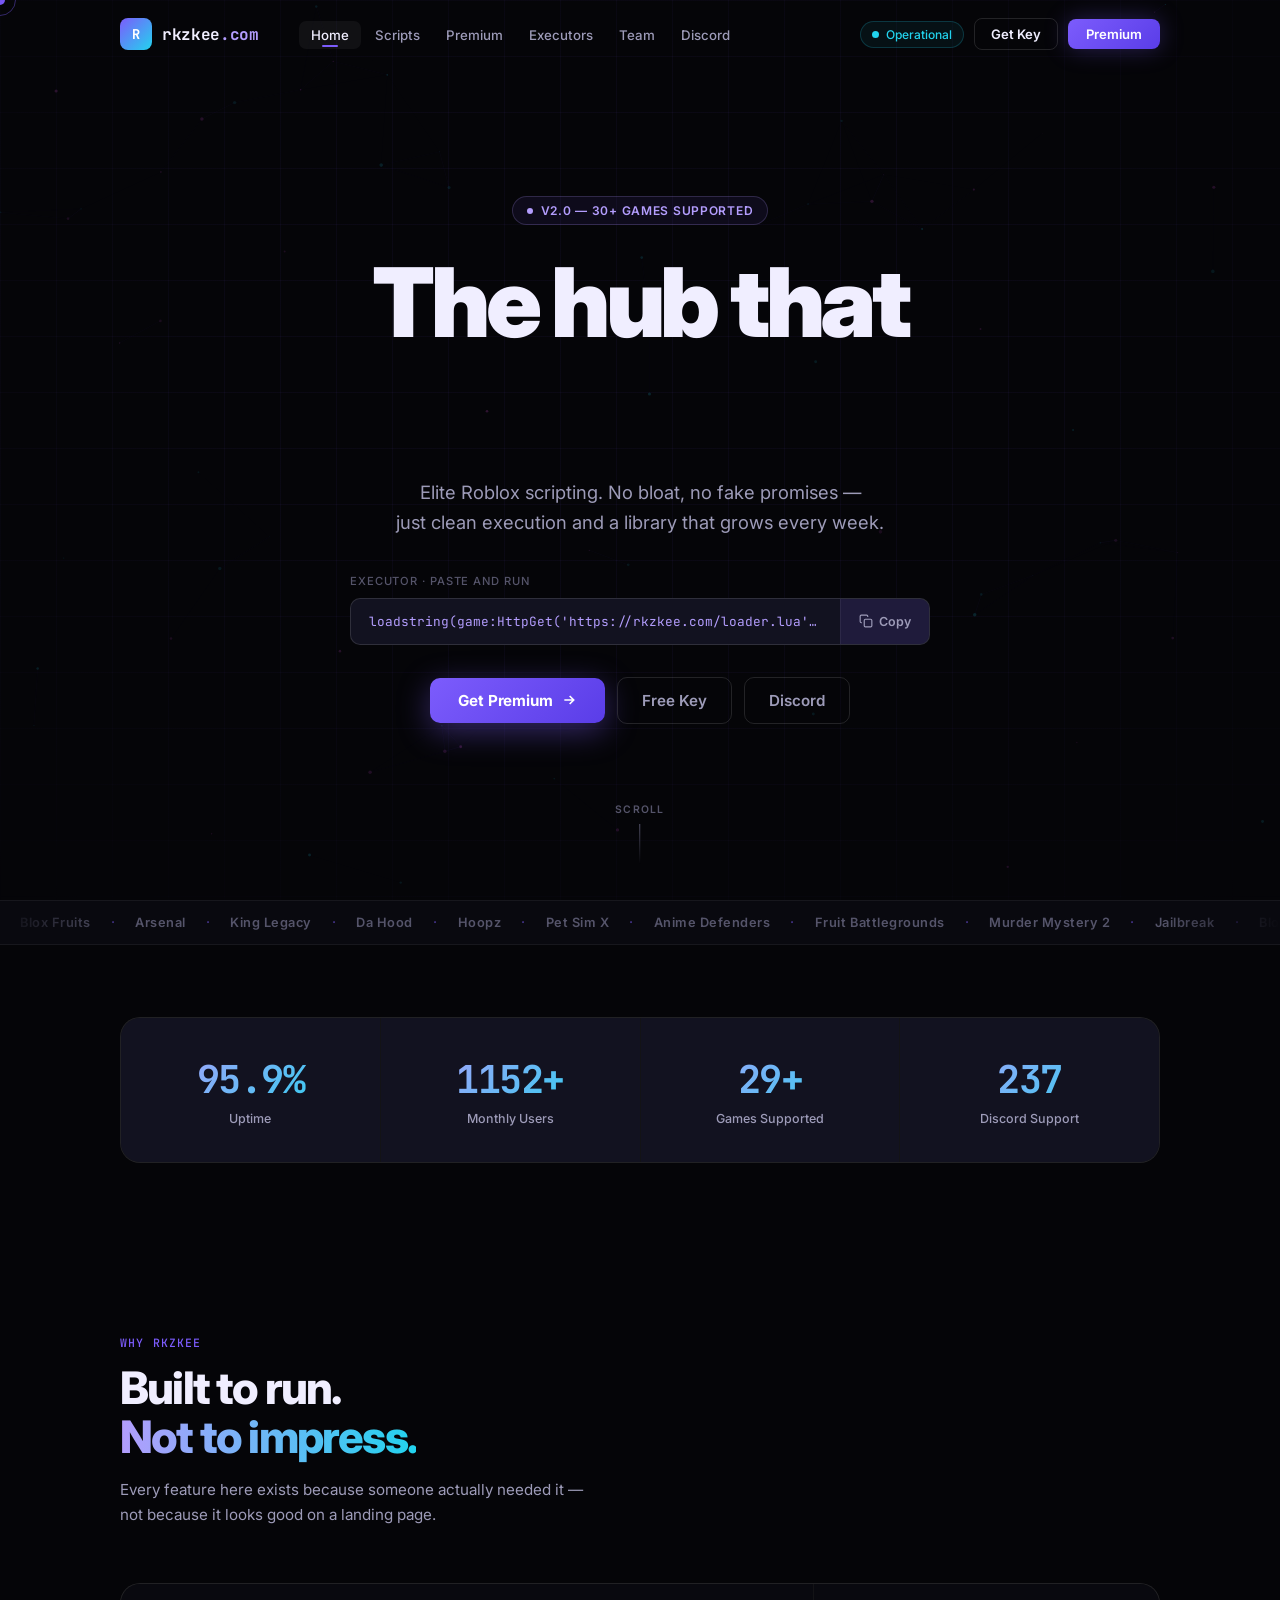
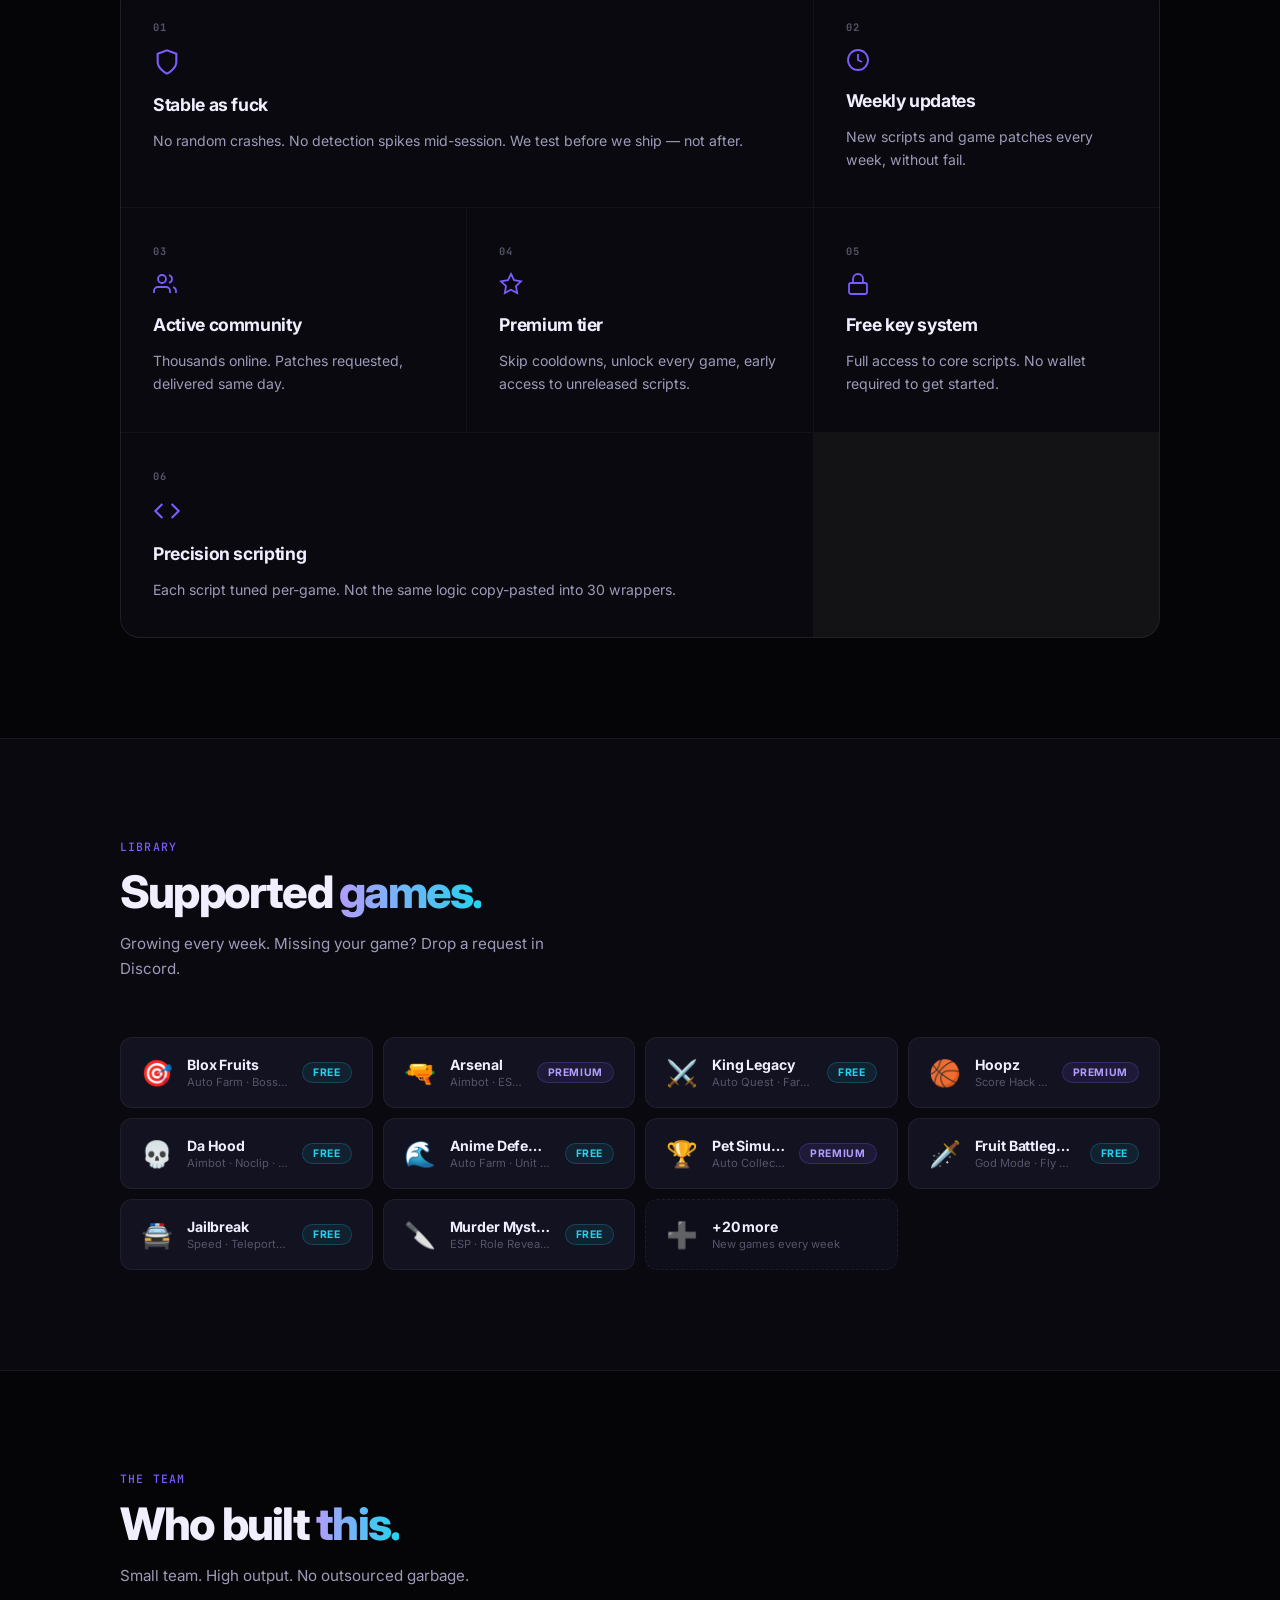
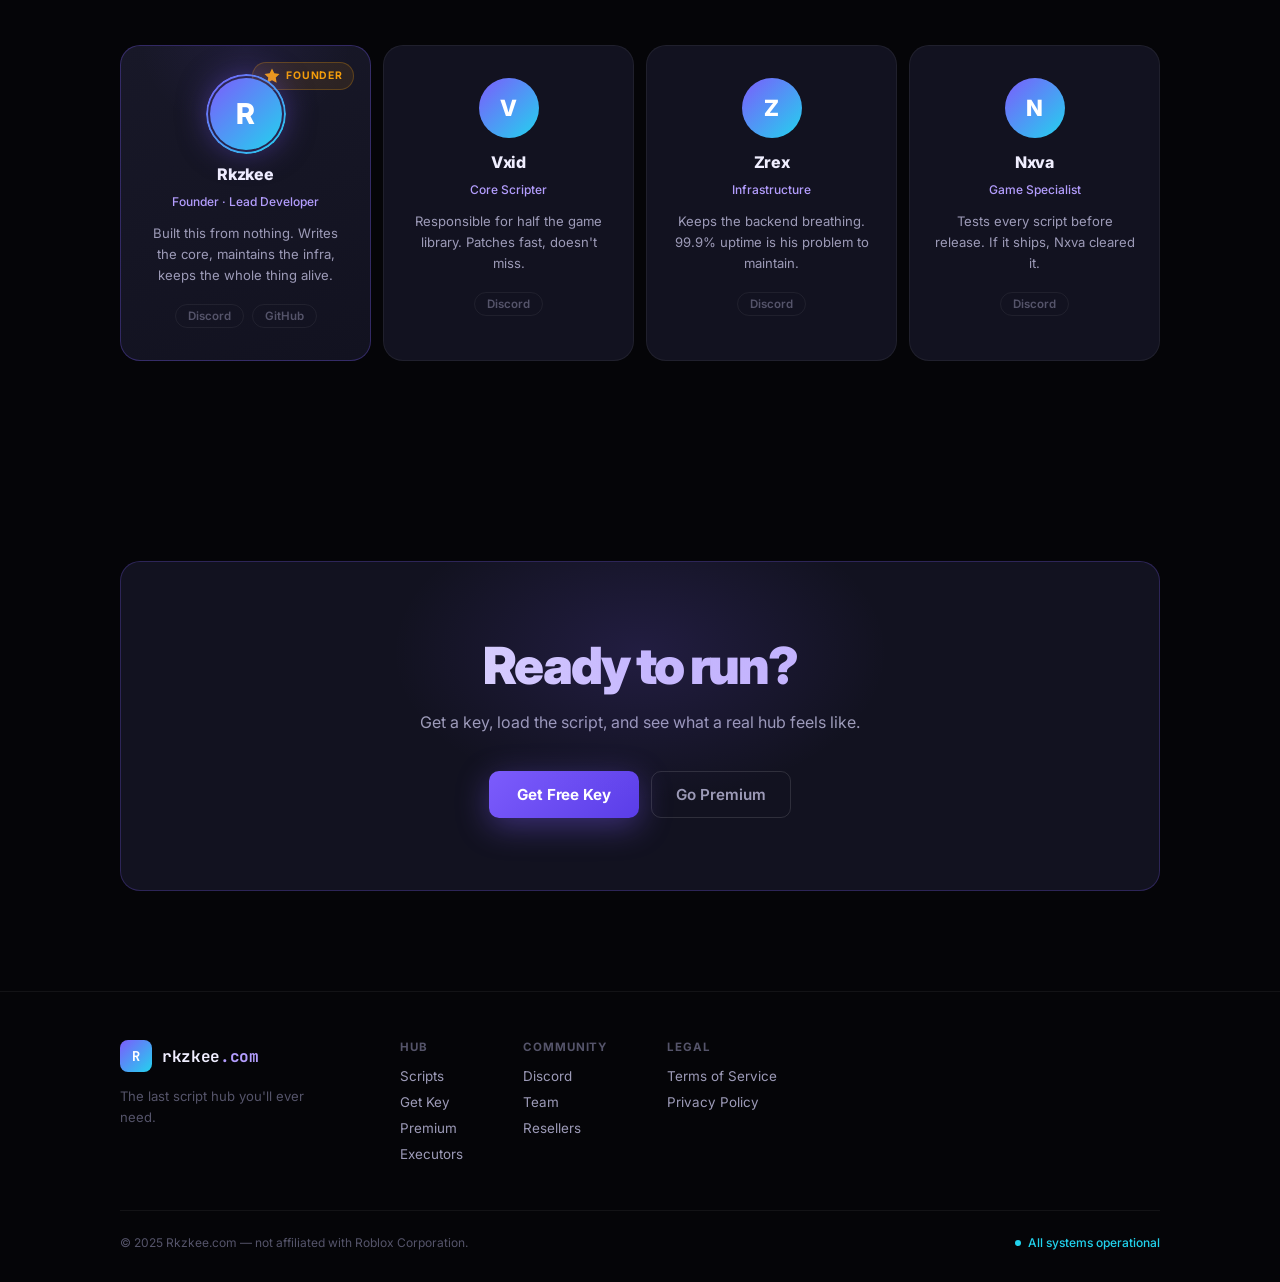
<file: index.html>
<!DOCTYPE html>
<html lang="en">
<head>
  <meta charset="UTF-8">
  <meta name="viewport" content="width=device-width, initial-scale=1, viewport-fit=cover">
  <title>Rkzkee — Script Hub</title>
  <link rel="preconnect" href="https://fonts.googleapis.com">
  <link href="https://fonts.googleapis.com/css2?family=Inter:wght@300;400;500;600;700;800;900&family=JetBrains+Mono:wght@400;500;700&display=swap" rel="stylesheet">
  <link rel="stylesheet" href="style.css">
</head>
<body>

  <!-- CURSOR -->
  <div class="cursor" id="cursor"></div>
  <div class="cursor-trail" id="cursor-trail"></div>

  <!-- CANVAS PARTICLES -->
  <canvas id="particles-canvas"></canvas>

  <!-- NAV -->
  <nav id="navbar">
    <div class="nav-inner">
      <a href="index.html" class="logo">
        <span class="logo-box">R</span>
        <span class="logo-text">rkzkee<span class="logo-dot">.com</span></span>
      </a>

      <ul class="nav-links">
        <li><a href="index.html" class="nav-link active">Home</a></li>
        <li><a href="scripts.html" class="nav-link">Scripts</a></li>
        <li><a href="premium.html" class="nav-link">Premium</a></li>
        <li><a href="executors.html" class="nav-link">Executors</a></li>
        <li><a href="#team" class="nav-link">Team</a></li>
        <li><a href="#" class="nav-link">Discord</a></li>
      </ul>

      <div class="nav-right">
        <div class="status-badge">
          <span class="ping"></span>
          Operational
        </div>
        <a href="getkey.html" class="btn-outline">Get Key</a>
        <a href="premium.html" class="btn-fill">Premium</a>
        <button class="hamburger" id="hamburger">
          <span></span><span></span><span></span>
        </button>
      </div>
    </div>

    <!-- MOBILE MENU -->
    <div class="mobile-menu" id="mobile-menu">
      <a href="index.html">Home</a>
      <a href="scripts.html">Scripts</a>
      <a href="premium.html">Premium</a>
      <a href="executors.html">Executors</a>
      <a href="#team">Team</a>
      <a href="#">Discord</a>
      <a href="getkey.html" class="mobile-cta">Get Key</a>
    </div>
  </nav>

  <!-- HERO -->
  <section class="hero" id="home">
    <div class="hero-bg-grid"></div>

    <div class="hero-content">
      <div class="hero-eyebrow" data-reveal>
        <span class="eyebrow-dot"></span>
        v2.0 — 30+ games supported
      </div>

      <h1 class="hero-title" data-reveal>
        <span class="line" data-text="The hub that">The hub that</span>
        <span class="line grad-text" data-text="actually hits.">actually hits.</span>
      </h1>

      <p class="hero-sub" data-reveal>
        Elite Roblox scripting. No bloat, no fake promises —<br>
        just clean execution and a library that grows every week.
      </p>

      <div class="hero-code" data-reveal>
        <span class="code-label">executor · paste and run</span>
        <div class="code-block">
          <pre id="loadstring-text">loadstring(game:HttpGet('https://rkzkee.com/loader.lua'))()</pre>
          <button class="copy-btn" id="copy-btn">
            <svg width="14" height="14" viewBox="0 0 24 24" fill="none" stroke="currentColor" stroke-width="2"><rect x="9" y="9" width="13" height="13" rx="2"/><path d="M5 15H4a2 2 0 0 1-2-2V4a2 2 0 0 1 2-2h9a2 2 0 0 1 2 2v1"/></svg>
            Copy
          </button>
        </div>
      </div>

      <div class="hero-ctas" data-reveal>
        <a href="premium.html" class="cta-primary">
          <span>Get Premium</span>
          <svg width="16" height="16" viewBox="0 0 24 24" fill="none" stroke="currentColor" stroke-width="2.5"><path d="m5 12 14 0M13 6l6 6-6 6"/></svg>
        </a>
        <a href="getkey.html" class="cta-secondary">Free Key</a>
        <a href="#" class="cta-secondary">Discord</a>
      </div>
    </div>

    <!-- SCROLL INDICATOR -->
    <div class="scroll-hint">
      <span>scroll</span>
      <div class="scroll-line"></div>
    </div>
  </section>

  <!-- MARQUEE -->
  <div class="marquee-wrap">
    <div class="marquee-track">
      <div class="marquee-inner">
        <span>Blox Fruits</span><span class="sep">·</span>
        <span>Arsenal</span><span class="sep">·</span>
        <span>King Legacy</span><span class="sep">·</span>
        <span>Da Hood</span><span class="sep">·</span>
        <span>Hoopz</span><span class="sep">·</span>
        <span>Pet Sim X</span><span class="sep">·</span>
        <span>Anime Defenders</span><span class="sep">·</span>
        <span>Fruit Battlegrounds</span><span class="sep">·</span>
        <span>Murder Mystery 2</span><span class="sep">·</span>
        <span>Jailbreak</span><span class="sep">·</span>
        <span>Blox Fruits</span><span class="sep">·</span>
        <span>Arsenal</span><span class="sep">·</span>
        <span>King Legacy</span><span class="sep">·</span>
        <span>Da Hood</span><span class="sep">·</span>
        <span>Hoopz</span><span class="sep">·</span>
        <span>Pet Sim X</span><span class="sep">·</span>
        <span>Anime Defenders</span><span class="sep">·</span>
        <span>Fruit Battlegrounds</span><span class="sep">·</span>
        <span>Murder Mystery 2</span><span class="sep">·</span>
        <span>Jailbreak</span><span class="sep">·</span>
      </div>
    </div>
  </div>

  <!-- STATS -->
  <section class="stats-section">
    <div class="container">
      <div class="stats-grid">
        <div class="stat-item" data-count="99.9" data-suffix="%" data-label="Uptime"></div>
        <div class="stat-item" data-count="1200" data-suffix="+" data-label="Monthly Users"></div>
        <div class="stat-item" data-count="30" data-suffix="+" data-label="Games Supported"></div>
        <div class="stat-item" data-count="247" data-suffix="" data-label="Discord Support"></div>
      </div>
    </div>
  </section>

  <!-- FEATURES -->
  <section class="features-section" id="features">
    <div class="container">
      <div class="section-head">
        <p class="eyebrow-label">why rkzkee</p>
        <h2>Built to run.<br><em>Not to impress.</em></h2>
        <p class="section-desc">Every feature here exists because someone actually needed it — not because it looks good on a landing page.</p>
      </div>

      <div class="features-grid">
        <div class="feat-card feat-large" data-tilt>
          <div class="feat-number">01</div>
          <div class="feat-icon-wrap">
            <svg width="28" height="28" viewBox="0 0 24 24" fill="none" stroke="currentColor" stroke-width="1.8"><path d="M12 22s8-4 8-10V5l-8-3-8 3v7c0 6 8 10 8 10z"/></svg>
          </div>
          <h3>Stable as fuck</h3>
          <p>No random crashes. No detection spikes mid-session. We test before we ship — not after.</p>
        </div>
        <div class="feat-card" data-tilt>
          <div class="feat-number">02</div>
          <div class="feat-icon-wrap">
            <svg width="24" height="24" viewBox="0 0 24 24" fill="none" stroke="currentColor" stroke-width="1.8"><circle cx="12" cy="12" r="10"/><polyline points="12 6 12 12 16 14"/></svg>
          </div>
          <h3>Weekly updates</h3>
          <p>New scripts and game patches every week, without fail.</p>
        </div>
        <div class="feat-card" data-tilt>
          <div class="feat-number">03</div>
          <div class="feat-icon-wrap">
            <svg width="24" height="24" viewBox="0 0 24 24" fill="none" stroke="currentColor" stroke-width="1.8"><path d="M17 21v-2a4 4 0 0 0-4-4H5a4 4 0 0 0-4 4v2"/><circle cx="9" cy="7" r="4"/><path d="M23 21v-2a4 4 0 0 0-3-3.87"/><path d="M16 3.13a4 4 0 0 1 0 7.75"/></svg>
          </div>
          <h3>Active community</h3>
          <p>Thousands online. Patches requested, delivered same day.</p>
        </div>
        <div class="feat-card" data-tilt>
          <div class="feat-number">04</div>
          <div class="feat-icon-wrap">
            <svg width="24" height="24" viewBox="0 0 24 24" fill="none" stroke="currentColor" stroke-width="1.8"><polygon points="12 2 15.09 8.26 22 9.27 17 14.14 18.18 21.02 12 17.77 5.82 21.02 7 14.14 2 9.27 8.91 8.26 12 2"/></svg>
          </div>
          <h3>Premium tier</h3>
          <p>Skip cooldowns, unlock every game, early access to unreleased scripts.</p>
        </div>
        <div class="feat-card" data-tilt>
          <div class="feat-number">05</div>
          <div class="feat-icon-wrap">
            <svg width="24" height="24" viewBox="0 0 24 24" fill="none" stroke="currentColor" stroke-width="1.8"><rect x="3" y="11" width="18" height="11" rx="2"/><path d="M7 11V7a5 5 0 0 1 10 0v4"/></svg>
          </div>
          <h3>Free key system</h3>
          <p>Full access to core scripts. No wallet required to get started.</p>
        </div>
        <div class="feat-card feat-large" data-tilt>
          <div class="feat-number">06</div>
          <div class="feat-icon-wrap">
            <svg width="28" height="28" viewBox="0 0 24 24" fill="none" stroke="currentColor" stroke-width="1.8"><polyline points="16 18 22 12 16 6"/><polyline points="8 6 2 12 8 18"/></svg>
          </div>
          <h3>Precision scripting</h3>
          <p>Each script tuned per-game. Not the same logic copy-pasted into 30 wrappers.</p>
        </div>
      </div>
    </div>
  </section>

  <!-- GAMES -->
  <section class="games-section" id="games">
    <div class="container">
      <div class="section-head">
        <p class="eyebrow-label">library</p>
        <h2>Supported <em>games.</em></h2>
        <p class="section-desc">Growing every week. Missing your game? Drop a request in Discord.</p>
      </div>

      <div class="games-grid">
        <div class="game-card" data-tilt>
          <div class="game-emoji">🎯</div>
          <div class="game-info">
            <h4>Blox Fruits</h4>
            <span>Auto Farm · Boss Kill · Devil Fruit</span>
          </div>
          <div class="game-badge free">Free</div>
        </div>
        <div class="game-card" data-tilt>
          <div class="game-emoji">🔫</div>
          <div class="game-info">
            <h4>Arsenal</h4>
            <span>Aimbot · ESP · Anti-AFK</span>
          </div>
          <div class="game-badge prem">Premium</div>
        </div>
        <div class="game-card" data-tilt>
          <div class="game-emoji">⚔️</div>
          <div class="game-info">
            <h4>King Legacy</h4>
            <span>Auto Quest · Farm · Teleport</span>
          </div>
          <div class="game-badge free">Free</div>
        </div>
        <div class="game-card" data-tilt>
          <div class="game-emoji">🏀</div>
          <div class="game-info">
            <h4>Hoopz</h4>
            <span>Score Hack · Auto Dunk</span>
          </div>
          <div class="game-badge prem">Premium</div>
        </div>
        <div class="game-card" data-tilt>
          <div class="game-emoji">💀</div>
          <div class="game-info">
            <h4>Da Hood</h4>
            <span>Aimbot · Noclip · Speed</span>
          </div>
          <div class="game-badge free">Free</div>
        </div>
        <div class="game-card" data-tilt>
          <div class="game-emoji">🌊</div>
          <div class="game-info">
            <h4>Anime Defenders</h4>
            <span>Auto Farm · Unit Unlock</span>
          </div>
          <div class="game-badge free">Free</div>
        </div>
        <div class="game-card" data-tilt>
          <div class="game-emoji">🏆</div>
          <div class="game-info">
            <h4>Pet Simulator X</h4>
            <span>Auto Collect · Dupe Pets</span>
          </div>
          <div class="game-badge prem">Premium</div>
        </div>
        <div class="game-card" data-tilt>
          <div class="game-emoji">🗡️</div>
          <div class="game-info">
            <h4>Fruit Battlegrounds</h4>
            <span>God Mode · Fly Hack</span>
          </div>
          <div class="game-badge free">Free</div>
        </div>
        <div class="game-card" data-tilt>
          <div class="game-emoji">🚔</div>
          <div class="game-info">
            <h4>Jailbreak</h4>
            <span>Speed · Teleport · Money</span>
          </div>
          <div class="game-badge free">Free</div>
        </div>
        <div class="game-card" data-tilt>
          <div class="game-emoji">🔪</div>
          <div class="game-info">
            <h4>Murder Mystery 2</h4>
            <span>ESP · Role Reveal · Speed</span>
          </div>
          <div class="game-badge free">Free</div>
        </div>
        <div class="game-card more-card">
          <div class="game-emoji">➕</div>
          <div class="game-info">
            <h4>+20 more</h4>
            <span>New games every week</span>
          </div>
        </div>
      </div>
    </div>
  </section>

  <!-- TEAM -->
  <section class="team-section" id="team">
    <div class="container">
      <div class="section-head">
        <p class="eyebrow-label">the team</p>
        <h2>Who built <em>this.</em></h2>
        <p class="section-desc">Small team. High output. No outsourced garbage.</p>
      </div>

      <div class="team-grid">
        <div class="team-card founder" data-tilt>
          <div class="founder-crown">
            <svg width="18" height="18" viewBox="0 0 24 24" fill="currentColor"><polygon points="12 2 15.09 8.26 22 9.27 17 14.14 18.18 21.02 12 17.77 5.82 21.02 7 14.14 2 9.27 8.91 8.26 12 2"/></svg>
            Founder
          </div>
          <div class="team-avatar founder-avatar">
            <span>R</span>
            <div class="avatar-ring"></div>
          </div>
          <h3 class="team-name">Rkzkee</h3>
          <p class="team-role">Founder · Lead Developer</p>
          <p class="team-bio">Built this from nothing. Writes the core, maintains the infra, keeps the whole thing alive.</p>
          <div class="team-links">
            <a href="#" class="team-link">Discord</a>
            <a href="#" class="team-link">GitHub</a>
          </div>
        </div>

        <div class="team-card" data-tilt>
          <div class="team-avatar"><span>V</span></div>
          <h3 class="team-name">Vxid</h3>
          <p class="team-role">Core Scripter</p>
          <p class="team-bio">Responsible for half the game library. Patches fast, doesn't miss.</p>
          <div class="team-links">
            <a href="#" class="team-link">Discord</a>
          </div>
        </div>

        <div class="team-card" data-tilt>
          <div class="team-avatar"><span>Z</span></div>
          <h3 class="team-name">Zrex</h3>
          <p class="team-role">Infrastructure</p>
          <p class="team-bio">Keeps the backend breathing. 99.9% uptime is his problem to maintain.</p>
          <div class="team-links">
            <a href="#" class="team-link">Discord</a>
          </div>
        </div>

        <div class="team-card" data-tilt>
          <div class="team-avatar"><span>N</span></div>
          <h3 class="team-name">Nxva</h3>
          <p class="team-role">Game Specialist</p>
          <p class="team-bio">Tests every script before release. If it ships, Nxva cleared it.</p>
          <div class="team-links">
            <a href="#" class="team-link">Discord</a>
          </div>
        </div>
      </div>
    </div>
  </section>

  <!-- FINAL CTA -->
  <section class="final-cta">
    <div class="container">
      <div class="cta-box">
        <div class="cta-glow"></div>
        <h2>Ready to run?</h2>
        <p>Get a key, load the script, and see what a real hub feels like.</p>
        <div class="cta-actions">
          <a href="getkey.html" class="cta-primary">Get Free Key</a>
          <a href="premium.html" class="cta-secondary">Go Premium</a>
        </div>
      </div>
    </div>
  </section>

  <!-- FOOTER -->
  <footer>
    <div class="container">
      <div class="footer-top">
        <div class="footer-brand">
          <a href="index.html" class="logo">
            <span class="logo-box">R</span>
            <span class="logo-text">rkzkee<span class="logo-dot">.com</span></span>
          </a>
          <p>The last script hub you'll ever need.</p>
        </div>

        <div class="footer-cols">
          <div class="footer-col">
            <h5>Hub</h5>
            <a href="scripts.html">Scripts</a>
            <a href="getkey.html">Get Key</a>
            <a href="premium.html">Premium</a>
            <a href="executors.html">Executors</a>
          </div>
          <div class="footer-col">
            <h5>Community</h5>
            <a href="#">Discord</a>
            <a href="#team">Team</a>
            <a href="#">Resellers</a>
          </div>
          <div class="footer-col">
            <h5>Legal</h5>
            <a href="terms.html">Terms of Service</a>
            <a href="privacy.html">Privacy Policy</a>
          </div>
        </div>
      </div>

      <div class="footer-bottom">
        <p>© 2025 Rkzkee.com — not affiliated with Roblox Corporation.</p>
        <div class="footer-status">
          <span class="ping small"></span>
          All systems operational
        </div>
      </div>
    </div>
  </footer>

  <script src="main.js"></script>
</body>
</html>
</file>
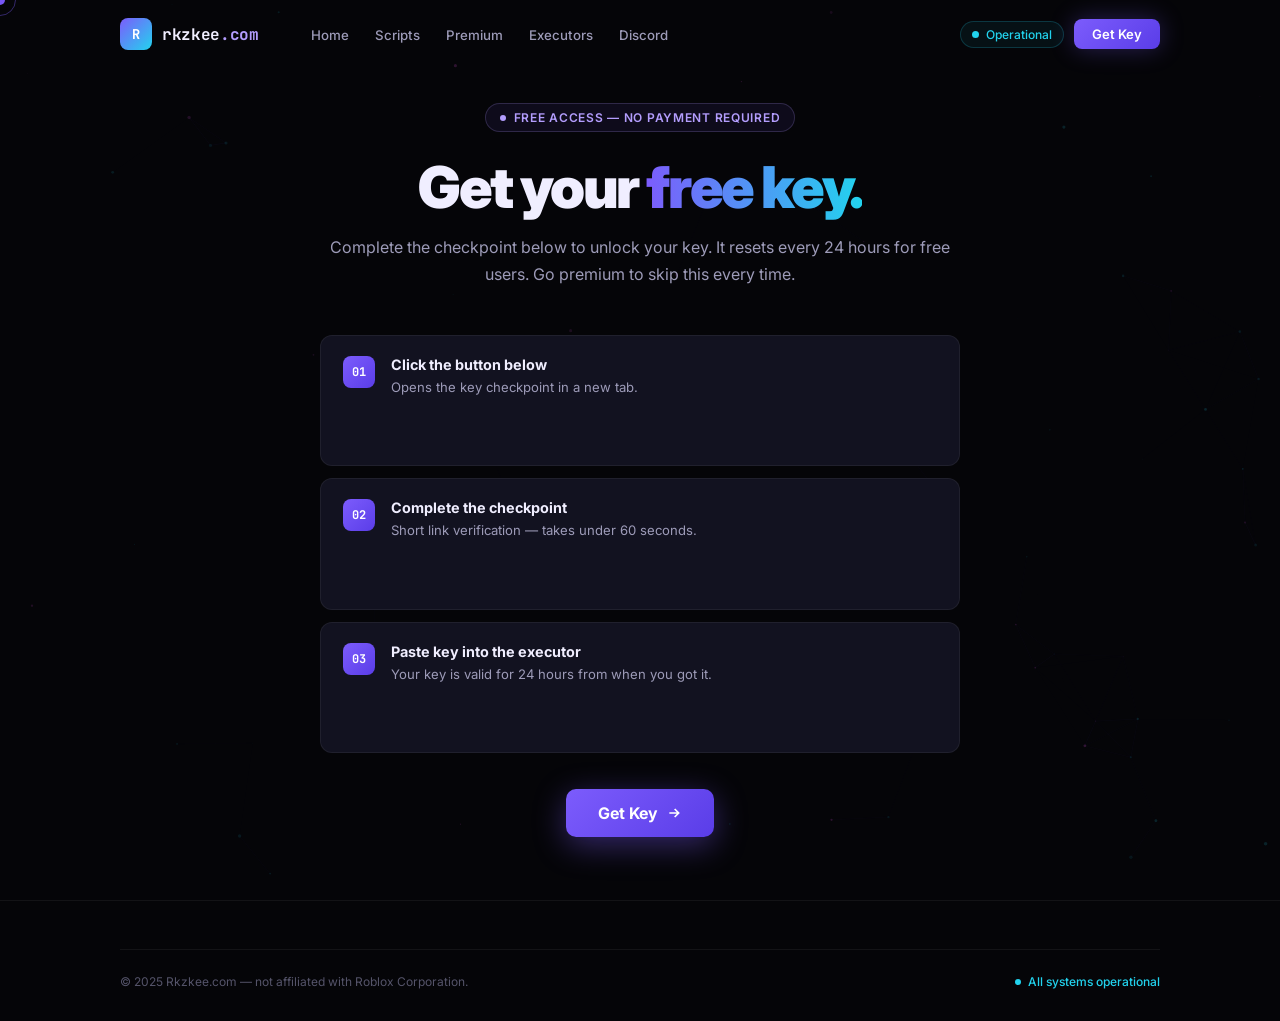
<file: getkey.html>
<!DOCTYPE html>
<html lang="en">
<head>
  <meta charset="UTF-8">
  <meta name="viewport" content="width=device-width, initial-scale=1, viewport-fit=cover">
  <title>Get Key — Rkzkee</title>
  <link rel="preconnect" href="https://fonts.googleapis.com">
  <link href="https://fonts.googleapis.com/css2?family=Inter:wght@300;400;500;600;700;800;900&family=JetBrains+Mono:wght@400;500;700&display=swap" rel="stylesheet">
  <link rel="stylesheet" href="style.css">
  <style>
    .page-hero {
      min-height: 100vh;
      display: flex;
      align-items: center;
      justify-content: center;
      padding: 100px clamp(20px,5vw,60px) 60px;
      text-align: center;
      position: relative;
      z-index: 1;
    }

    .page-hero-inner { max-width: 640px; }

    .page-hero h1 {
      font-size: clamp(2rem, 5vw, 3.6rem);
      font-weight: 900;
      letter-spacing: -0.045em;
      line-height: 1.08;
      margin-bottom: 16px;
    }

    .page-hero p {
      color: var(--text-2);
      font-size: 1rem;
      line-height: 1.65;
      margin-bottom: 48px;
    }

    .steps-list {
      display: flex;
      flex-direction: column;
      gap: 12px;
      text-align: left;
      margin-bottom: 36px;
    }

    .step-row {
      display: flex;
      align-items: flex-start;
      gap: 16px;
      background: var(--surface);
      border: 1px solid var(--border);
      border-radius: var(--radius);
      padding: 20px 22px;
      transition: border-color var(--transition), background var(--transition);
    }

    .step-row:hover {
      border-color: rgba(124,92,252,0.3);
      background: var(--surface2);
    }

    .step-num {
      width: 32px;
      height: 32px;
      border-radius: 8px;
      background: linear-gradient(135deg, var(--purple), var(--purple-d));
      display: flex;
      align-items: center;
      justify-content: center;
      font-family: 'JetBrains Mono', monospace;
      font-size: 0.75rem;
      font-weight: 700;
      color: #fff;
      flex-shrink: 0;
    }

    .step-info h4 { font-size: 0.9rem; font-weight: 700; margin-bottom: 4px; }
    .step-info p  { font-size: 0.82rem; color: var(--text-2); line-height: 1.55; }

    .key-cta {
      display: inline-flex;
      align-items: center;
      gap: 8px;
      padding: 14px 32px;
      background: linear-gradient(135deg, var(--purple), var(--purple-d));
      color: #fff;
      border-radius: 10px;
      font-size: 1rem;
      font-weight: 700;
      box-shadow: 0 8px 32px rgba(124,92,252,0.4);
      transition: transform var(--transition), box-shadow var(--transition);
    }

    .key-cta:hover {
      transform: translateY(-2px);
      box-shadow: 0 16px 48px rgba(124,92,252,0.5);
    }
  </style>
</head>
<body>
  <div class="cursor" id="cursor"></div>
  <div class="cursor-trail" id="cursor-trail"></div>
  <canvas id="particles-canvas"></canvas>

  <nav id="navbar">
    <div class="nav-inner">
      <a href="index.html" class="logo">
        <span class="logo-box">R</span>
        <span class="logo-text">rkzkee<span class="logo-dot">.com</span></span>
      </a>
      <ul class="nav-links">
        <li><a href="index.html" class="nav-link">Home</a></li>
        <li><a href="scripts.html" class="nav-link">Scripts</a></li>
        <li><a href="premium.html" class="nav-link">Premium</a></li>
        <li><a href="executors.html" class="nav-link">Executors</a></li>
        <li><a href="#" class="nav-link">Discord</a></li>
      </ul>
      <div class="nav-right">
        <div class="status-badge"><span class="ping"></span>Operational</div>
        <a href="getkey.html" class="btn-fill">Get Key</a>
      </div>
    </div>
  </nav>

  <section class="page-hero">
    <div class="page-hero-inner">
      <div class="hero-eyebrow" data-reveal style="margin-bottom:24px; display:inline-flex; align-items:center; gap:8px;">
        <span class="eyebrow-dot"></span>Free access — no payment required
      </div>
      <h1 data-reveal>Get your <span class="grad-text">free key.</span></h1>
      <p data-reveal>Complete the checkpoint below to unlock your key. It resets every 24 hours for free users. Go premium to skip this every time.</p>

      <div class="steps-list" data-reveal>
        <div class="step-row">
          <div class="step-num">01</div>
          <div class="step-info">
            <h4>Click the button below</h4>
            <p>Opens the key checkpoint in a new tab.</p>
          </div>
        </div>
        <div class="step-row">
          <div class="step-num">02</div>
          <div class="step-info">
            <h4>Complete the checkpoint</h4>
            <p>Short link verification — takes under 60 seconds.</p>
          </div>
        </div>
        <div class="step-row">
          <div class="step-num">03</div>
          <div class="step-info">
            <h4>Paste key into the executor</h4>
            <p>Your key is valid for 24 hours from when you got it.</p>
          </div>
        </div>
      </div>

      <a href="#" class="key-cta" data-reveal>
        Get Key
        <svg width="16" height="16" viewBox="0 0 24 24" fill="none" stroke="currentColor" stroke-width="2.5"><path d="m5 12 14 0M13 6l6 6-6 6"/></svg>
      </a>
    </div>
  </section>

  <footer>
    <div class="container">
      <div class="footer-bottom">
        <p>© 2025 Rkzkee.com — not affiliated with Roblox Corporation.</p>
        <div class="footer-status"><span class="ping small"></span>All systems operational</div>
      </div>
    </div>
  </footer>

  <script src="main.js"></script>
</body>
</html>
</file>
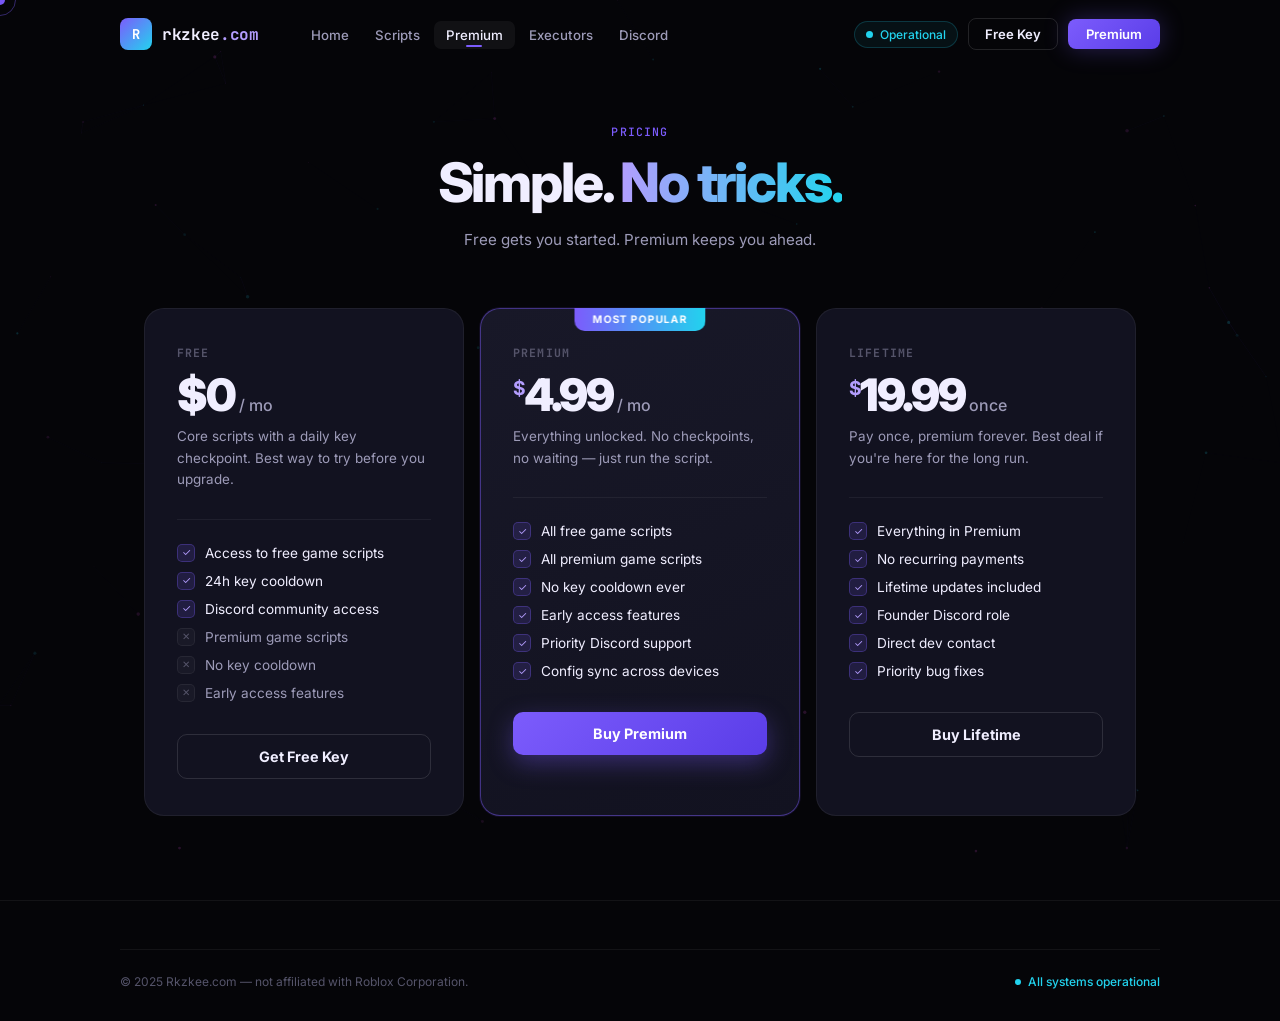
<file: premium.html>
<!DOCTYPE html>
<html lang="en">
<head>
  <meta charset="UTF-8">
  <meta name="viewport" content="width=device-width, initial-scale=1, viewport-fit=cover">
  <title>Premium — Rkzkee</title>
  <link rel="preconnect" href="https://fonts.googleapis.com">
  <link href="https://fonts.googleapis.com/css2?family=Inter:wght@300;400;500;600;700;800;900&family=JetBrains+Mono:wght@400;500;700&display=swap" rel="stylesheet">
  <link rel="stylesheet" href="style.css">
  <style>
    .pricing-section {
      min-height: 100vh;
      display: flex;
      flex-direction: column;
      align-items: center;
      justify-content: center;
      padding: 120px clamp(20px,5vw,60px) 80px;
      position: relative;
      z-index: 1;
      text-align: center;
    }

    .pricing-section .section-head { text-align: center; margin-bottom: 56px; }
    .pricing-section .section-head h2 { font-size: clamp(2rem,5vw,3.4rem); }
    .pricing-section .section-desc { margin: 14px auto 0; }

    .pricing-grid {
      display: grid;
      grid-template-columns: repeat(auto-fit, minmax(280px, 320px));
      gap: 16px;
      justify-content: center;
      width: 100%;
    }

    .plan-card {
      background: var(--surface);
      border: 1px solid var(--border);
      border-radius: var(--radius-lg);
      padding: 36px 32px;
      text-align: left;
      position: relative;
      transition: border-color var(--transition), box-shadow var(--transition), transform var(--transition);
    }

    .plan-card:hover {
      border-color: rgba(124,92,252,0.3);
      transform: translateY(-4px);
      box-shadow: 0 24px 60px rgba(0,0,0,0.3);
    }

    .plan-card.featured {
      border-color: rgba(124,92,252,0.45);
      background: linear-gradient(160deg, var(--surface2) 0%, var(--surface) 100%);
      box-shadow: 0 0 0 1px rgba(124,92,252,0.1);
    }

    .plan-featured-label {
      position: absolute;
      top: -1px;
      left: 50%;
      transform: translateX(-50%);
      background: linear-gradient(90deg, var(--purple), var(--cyan));
      color: #fff;
      font-size: 0.65rem;
      font-weight: 700;
      letter-spacing: 0.08em;
      text-transform: uppercase;
      padding: 5px 18px;
      border-radius: 0 0 10px 10px;
    }

    .plan-name {
      font-family: 'JetBrains Mono', monospace;
      font-size: 0.72rem;
      font-weight: 700;
      letter-spacing: 0.1em;
      text-transform: uppercase;
      color: var(--text-3);
      margin-bottom: 8px;
    }

    .plan-price {
      font-size: 2.8rem;
      font-weight: 900;
      letter-spacing: -0.05em;
      color: var(--text);
      margin-bottom: 4px;
    }

    .plan-price span {
      font-size: 1rem;
      font-weight: 500;
      color: var(--text-2);
      letter-spacing: 0;
    }

    .plan-price sub {
      font-size: 1.2rem;
      font-weight: 700;
      vertical-align: super;
      color: var(--violet);
    }

    .plan-desc {
      font-size: 0.84rem;
      color: var(--text-2);
      margin-bottom: 28px;
      line-height: 1.6;
    }

    .plan-divider {
      height: 1px;
      background: var(--border);
      margin-bottom: 24px;
    }

    .plan-features {
      list-style: none;
      display: flex;
      flex-direction: column;
      gap: 10px;
      margin-bottom: 32px;
    }

    .plan-features li {
      display: flex;
      align-items: center;
      gap: 10px;
      font-size: 0.85rem;
      color: var(--text-2);
    }

    .plan-features li.on { color: var(--text); }

    .check-icon {
      width: 18px;
      height: 18px;
      border-radius: 5px;
      background: rgba(124,92,252,0.15);
      border: 1px solid rgba(124,92,252,0.3);
      flex-shrink: 0;
      display: flex;
      align-items: center;
      justify-content: center;
      color: var(--violet);
      font-size: 0.65rem;
    }

    .cross-icon {
      width: 18px;
      height: 18px;
      border-radius: 5px;
      background: rgba(255,255,255,0.03);
      border: 1px solid var(--border);
      flex-shrink: 0;
      display: flex;
      align-items: center;
      justify-content: center;
      color: var(--text-3);
      font-size: 0.65rem;
    }

    .plan-btn {
      display: block;
      width: 100%;
      padding: 13px;
      border-radius: 10px;
      font-size: 0.9rem;
      font-weight: 700;
      text-align: center;
      transition: transform var(--transition), opacity var(--transition), box-shadow var(--transition);
    }

    .plan-btn.outline {
      border: 1px solid var(--border-h);
      color: var(--text);
    }

    .plan-btn.outline:hover {
      background: rgba(255,255,255,0.04);
    }

    .plan-btn.fill {
      background: linear-gradient(135deg, var(--purple), var(--purple-d));
      color: #fff;
      box-shadow: 0 8px 24px rgba(124,92,252,0.35);
    }

    .plan-btn.fill:hover {
      transform: translateY(-1px);
      box-shadow: 0 12px 36px rgba(124,92,252,0.5);
    }
  </style>
</head>
<body>
  <div class="cursor" id="cursor"></div>
  <div class="cursor-trail" id="cursor-trail"></div>
  <canvas id="particles-canvas"></canvas>

  <nav id="navbar">
    <div class="nav-inner">
      <a href="index.html" class="logo">
        <span class="logo-box">R</span>
        <span class="logo-text">rkzkee<span class="logo-dot">.com</span></span>
      </a>
      <ul class="nav-links">
        <li><a href="index.html" class="nav-link">Home</a></li>
        <li><a href="scripts.html" class="nav-link">Scripts</a></li>
        <li><a href="premium.html" class="nav-link active">Premium</a></li>
        <li><a href="executors.html" class="nav-link">Executors</a></li>
        <li><a href="#" class="nav-link">Discord</a></li>
      </ul>
      <div class="nav-right">
        <div class="status-badge"><span class="ping"></span>Operational</div>
        <a href="getkey.html" class="btn-outline">Free Key</a>
        <a href="premium.html" class="btn-fill">Premium</a>
      </div>
    </div>
  </nav>

  <section class="pricing-section">
    <div class="section-head">
      <p class="eyebrow-label">pricing</p>
      <h2>Simple. <em>No tricks.</em></h2>
      <p class="section-desc">Free gets you started. Premium keeps you ahead.</p>
    </div>

    <div class="pricing-grid">
      <!-- FREE -->
      <div class="plan-card" data-tilt>
        <p class="plan-name">Free</p>
        <div class="plan-price">$0<span> / mo</span></div>
        <p class="plan-desc">Core scripts with a daily key checkpoint. Best way to try before you upgrade.</p>
        <div class="plan-divider"></div>
        <ul class="plan-features">
          <li class="on"><span class="check-icon">✓</span>Access to free game scripts</li>
          <li class="on"><span class="check-icon">✓</span>24h key cooldown</li>
          <li class="on"><span class="check-icon">✓</span>Discord community access</li>
          <li><span class="cross-icon">✕</span>Premium game scripts</li>
          <li><span class="cross-icon">✕</span>No key cooldown</li>
          <li><span class="cross-icon">✕</span>Early access features</li>
        </ul>
        <a href="getkey.html" class="plan-btn outline">Get Free Key</a>
      </div>

      <!-- MONTHLY -->
      <div class="plan-card featured" data-tilt>
        <div class="plan-featured-label">Most Popular</div>
        <p class="plan-name">Premium</p>
        <div class="plan-price"><sub>$</sub>4.99<span> / mo</span></div>
        <p class="plan-desc">Everything unlocked. No checkpoints, no waiting — just run the script.</p>
        <div class="plan-divider"></div>
        <ul class="plan-features">
          <li class="on"><span class="check-icon">✓</span>All free game scripts</li>
          <li class="on"><span class="check-icon">✓</span>All premium game scripts</li>
          <li class="on"><span class="check-icon">✓</span>No key cooldown ever</li>
          <li class="on"><span class="check-icon">✓</span>Early access features</li>
          <li class="on"><span class="check-icon">✓</span>Priority Discord support</li>
          <li class="on"><span class="check-icon">✓</span>Config sync across devices</li>
        </ul>
        <a href="#" class="plan-btn fill">Buy Premium</a>
      </div>

      <!-- LIFETIME -->
      <div class="plan-card" data-tilt>
        <p class="plan-name">Lifetime</p>
        <div class="plan-price"><sub>$</sub>19.99<span> once</span></div>
        <p class="plan-desc">Pay once, premium forever. Best deal if you're here for the long run.</p>
        <div class="plan-divider"></div>
        <ul class="plan-features">
          <li class="on"><span class="check-icon">✓</span>Everything in Premium</li>
          <li class="on"><span class="check-icon">✓</span>No recurring payments</li>
          <li class="on"><span class="check-icon">✓</span>Lifetime updates included</li>
          <li class="on"><span class="check-icon">✓</span>Founder Discord role</li>
          <li class="on"><span class="check-icon">✓</span>Direct dev contact</li>
          <li class="on"><span class="check-icon">✓</span>Priority bug fixes</li>
        </ul>
        <a href="#" class="plan-btn outline">Buy Lifetime</a>
      </div>
    </div>
  </section>

  <footer>
    <div class="container">
      <div class="footer-bottom">
        <p>© 2025 Rkzkee.com — not affiliated with Roblox Corporation.</p>
        <div class="footer-status"><span class="ping small"></span>All systems operational</div>
      </div>
    </div>
  </footer>

  <script src="main.js"></script>
</body>
</html>
</file>
<file: style.css>
/* ─────────────────────────────────────────
   RKZKEE.COM — STYLESHEET
   ───────────────────────────────────────── */

:root {
  --bg:        #050508;
  --bg2:       #09090f;
  --bg3:       #0e0e1a;
  --surface:   #121220;
  --surface2:  #181828;
  --border:    rgba(255,255,255,0.06);
  --border-h:  rgba(255,255,255,0.12);
  --purple:    #7c5cfc;
  --purple-d:  #5a3de8;
  --violet:    #b39dfd;
  --cyan:      #22d3ee;
  --cyan-d:    #0891b2;
  --text:      #f0eeff;
  --text-2:    #9d9bb8;
  --text-3:    #55546a;
  --radius:    12px;
  --radius-lg: 20px;
  --transition: 0.3s cubic-bezier(0.4, 0, 0.2, 1);
}

*, *::before, *::after {
  box-sizing: border-box;
  margin: 0;
  padding: 0;
}

html {
  scroll-behavior: smooth;
  font-size: 16px;
}

body {
  font-family: 'Inter', sans-serif;
  background: var(--bg);
  color: var(--text);
  min-height: 100vh;
  overflow-x: hidden;
  cursor: none;
}

a { text-decoration: none; color: inherit; }
ul { list-style: none; }
button { cursor: none; }
img { max-width: 100%; display: block; }

/* ── SCROLLBAR ── */
::-webkit-scrollbar { width: 6px; }
::-webkit-scrollbar-track { background: var(--bg); }
::-webkit-scrollbar-thumb { background: var(--purple); border-radius: 3px; }

/* ─────────────────────────────────────────
   CURSOR
   ───────────────────────────────────────── */
.cursor {
  width: 10px;
  height: 10px;
  border-radius: 50%;
  background: var(--purple);
  position: fixed;
  pointer-events: none;
  z-index: 9999;
  transform: translate(-50%, -50%);
  transition: width 0.15s, height 0.15s, background 0.2s;
  mix-blend-mode: difference;
}

.cursor-trail {
  width: 32px;
  height: 32px;
  border-radius: 50%;
  border: 1px solid rgba(124, 92, 252, 0.4);
  position: fixed;
  pointer-events: none;
  z-index: 9998;
  transform: translate(-50%, -50%);
  transition: left 0.1s ease, top 0.1s ease, width 0.2s, height 0.2s, opacity 0.2s;
}

body:has(a:hover) .cursor,
body:has(button:hover) .cursor {
  width: 20px;
  height: 20px;
  background: var(--cyan);
}

/* ─────────────────────────────────────────
   CANVAS PARTICLES
   ───────────────────────────────────────── */
#particles-canvas {
  position: fixed;
  inset: 0;
  z-index: 0;
  pointer-events: none;
  opacity: 0.5;
}

/* ─────────────────────────────────────────
   LAYOUT
   ───────────────────────────────────────── */
.container {
  max-width: 1160px;
  margin: 0 auto;
  padding: 0 clamp(20px, 5vw, 60px);
}

/* ─────────────────────────────────────────
   NAV
   ───────────────────────────────────────── */
#navbar {
  position: fixed;
  top: 0; left: 0; right: 0;
  z-index: 1000;
  transition: background var(--transition), border-color var(--transition), backdrop-filter var(--transition);
  border-bottom: 1px solid transparent;
}

#navbar.scrolled {
  background: rgba(5, 5, 8, 0.85);
  backdrop-filter: blur(24px) saturate(1.4);
  border-color: var(--border);
}

.nav-inner {
  max-width: 1160px;
  margin: 0 auto;
  padding: 0 clamp(20px, 5vw, 60px);
  height: 68px;
  display: flex;
  align-items: center;
  gap: 40px;
}

/* logo */
.logo {
  display: flex;
  align-items: center;
  gap: 10px;
  flex-shrink: 0;
}

.logo-box {
  width: 32px;
  height: 32px;
  border-radius: 8px;
  background: linear-gradient(135deg, var(--purple), var(--cyan));
  display: flex;
  align-items: center;
  justify-content: center;
  font-family: 'JetBrains Mono', monospace;
  font-weight: 700;
  font-size: 0.85rem;
  color: #fff;
  flex-shrink: 0;
}

.logo-text {
  font-family: 'JetBrains Mono', monospace;
  font-weight: 700;
  font-size: 1rem;
  letter-spacing: -0.02em;
}

.logo-dot { color: var(--violet); }

/* links */
.nav-links {
  display: flex;
  align-items: center;
  gap: 2px;
  flex: 1;
}

.nav-link {
  font-size: 0.83rem;
  font-weight: 500;
  color: var(--text-2);
  padding: 6px 12px;
  border-radius: 7px;
  transition: color var(--transition), background var(--transition);
  position: relative;
}

.nav-link::after {
  content: '';
  position: absolute;
  bottom: 2px;
  left: 50%;
  transform: translateX(-50%) scaleX(0);
  width: 16px;
  height: 2px;
  background: var(--purple);
  border-radius: 2px;
  transition: transform var(--transition);
}

.nav-link:hover,
.nav-link.active {
  color: var(--text);
  background: rgba(255,255,255,0.05);
}

.nav-link.active::after,
.nav-link:hover::after {
  transform: translateX(-50%) scaleX(1);
}

/* nav right */
.nav-right {
  display: flex;
  align-items: center;
  gap: 10px;
  margin-left: auto;
  flex-shrink: 0;
}

.status-badge {
  display: flex;
  align-items: center;
  gap: 7px;
  font-size: 0.75rem;
  font-weight: 500;
  color: var(--cyan);
  padding: 5px 11px;
  border: 1px solid rgba(34, 211, 238, 0.2);
  border-radius: 20px;
  background: rgba(34, 211, 238, 0.06);
}

.ping {
  width: 7px;
  height: 7px;
  border-radius: 50%;
  background: var(--cyan);
  animation: ping 2s infinite;
}

.ping.small { width: 6px; height: 6px; }

@keyframes ping {
  0%, 100% { box-shadow: 0 0 0 0 rgba(34, 211, 238, 0.4); }
  50%       { box-shadow: 0 0 0 5px rgba(34, 211, 238, 0); }
}

.btn-outline {
  padding: 7px 16px;
  border: 1px solid var(--border-h);
  border-radius: 8px;
  font-size: 0.82rem;
  font-weight: 600;
  color: var(--text);
  transition: border-color var(--transition), background var(--transition);
}

.btn-outline:hover {
  border-color: var(--purple);
  background: rgba(124, 92, 252, 0.08);
}

.btn-fill {
  padding: 7px 18px;
  border-radius: 8px;
  font-size: 0.82rem;
  font-weight: 600;
  color: #fff;
  background: linear-gradient(135deg, var(--purple), var(--purple-d));
  transition: opacity var(--transition), transform var(--transition);
  box-shadow: 0 0 24px rgba(124, 92, 252, 0.3);
}

.btn-fill:hover {
  opacity: 0.88;
  transform: translateY(-1px);
}

/* hamburger */
.hamburger {
  display: none;
  flex-direction: column;
  gap: 5px;
  background: none;
  border: none;
  padding: 4px;
}

.hamburger span {
  display: block;
  width: 22px;
  height: 2px;
  background: var(--text);
  border-radius: 2px;
  transition: transform 0.3s, opacity 0.3s;
}

.hamburger.open span:nth-child(1) { transform: translateY(7px) rotate(45deg); }
.hamburger.open span:nth-child(2) { opacity: 0; }
.hamburger.open span:nth-child(3) { transform: translateY(-7px) rotate(-45deg); }

/* mobile menu */
.mobile-menu {
  display: none;
  flex-direction: column;
  gap: 2px;
  padding: 12px 20px 20px;
  background: rgba(5, 5, 8, 0.97);
  border-top: 1px solid var(--border);
  backdrop-filter: blur(20px);
}

.mobile-menu.open { display: flex; }

.mobile-menu a {
  padding: 12px 16px;
  font-size: 0.9rem;
  font-weight: 500;
  color: var(--text-2);
  border-radius: 8px;
  transition: color 0.2s, background 0.2s;
}

.mobile-menu a:hover { color: var(--text); background: rgba(255,255,255,0.05); }

.mobile-cta {
  margin-top: 8px;
  padding: 12px 16px !important;
  background: linear-gradient(135deg, var(--purple), var(--purple-d)) !important;
  color: #fff !important;
  text-align: center;
  border-radius: 10px !important;
}

/* ─────────────────────────────────────────
   HERO
   ───────────────────────────────────────── */
.hero {
  position: relative;
  min-height: 100vh;
  display: flex;
  flex-direction: column;
  align-items: center;
  justify-content: center;
  padding: 100px clamp(20px, 5vw, 60px) 80px;
  text-align: center;
  overflow: hidden;
  z-index: 1;
}

.hero-bg-grid {
  position: absolute;
  inset: 0;
  background-image:
    linear-gradient(rgba(124,92,252,0.05) 1px, transparent 1px),
    linear-gradient(90deg, rgba(124,92,252,0.05) 1px, transparent 1px);
  background-size: 56px 56px;
  mask-image: radial-gradient(ellipse 80% 80% at 50% 40%, black 40%, transparent 100%);
}

.hero-content {
  position: relative;
  z-index: 2;
  display: flex;
  flex-direction: column;
  align-items: center;
  gap: 0;
  max-width: 820px;
}

.hero-eyebrow {
  display: inline-flex;
  align-items: center;
  gap: 8px;
  font-size: 0.75rem;
  font-weight: 600;
  letter-spacing: 0.06em;
  text-transform: uppercase;
  color: var(--violet);
  padding: 6px 14px;
  border: 1px solid rgba(179, 157, 253, 0.2);
  border-radius: 20px;
  background: rgba(124, 92, 252, 0.08);
  margin-bottom: 28px;
}

.eyebrow-dot {
  width: 6px;
  height: 6px;
  border-radius: 50%;
  background: var(--violet);
  animation: ping 2.5s infinite;
}

.hero-title {
  font-size: clamp(3rem, 7.5vw, 6rem);
  font-weight: 900;
  line-height: 1.04;
  letter-spacing: -0.045em;
  margin-bottom: 24px;
}

.hero-title .line {
  display: block;
  overflow: hidden;
}

.hero-title .line span {
  display: block;
  animation: slideUp 0.9s cubic-bezier(0.16, 1, 0.3, 1) both;
}

.hero-title .line:nth-child(2) span { animation-delay: 0.1s; }

@keyframes slideUp {
  from { transform: translateY(110%); opacity: 0; }
  to   { transform: translateY(0);    opacity: 1; }
}

.grad-text {
  background: linear-gradient(90deg, var(--purple) 0%, var(--cyan) 100%);
  -webkit-background-clip: text;
  -webkit-text-fill-color: transparent;
  background-clip: text;
}

.hero-sub {
  font-size: clamp(1rem, 1.8vw, 1.15rem);
  font-weight: 400;
  color: var(--text-2);
  line-height: 1.65;
  max-width: 520px;
  margin-bottom: 36px;
}

/* code block */
.hero-code {
  margin-bottom: 32px;
  width: 100%;
  max-width: 580px;
}

.code-label {
  display: block;
  font-size: 0.7rem;
  font-weight: 500;
  letter-spacing: 0.08em;
  text-transform: uppercase;
  color: var(--text-3);
  margin-bottom: 10px;
  text-align: left;
}

.code-block {
  display: flex;
  align-items: stretch;
  background: var(--surface);
  border: 1px solid var(--border-h);
  border-radius: 10px;
  overflow: hidden;
  transition: border-color var(--transition), box-shadow var(--transition);
}

.code-block:hover {
  border-color: rgba(124, 92, 252, 0.4);
  box-shadow: 0 0 0 1px rgba(124, 92, 252, 0.1) inset;
}

.code-block pre {
  flex: 1;
  font-family: 'JetBrains Mono', monospace;
  font-size: 0.8rem;
  color: var(--violet);
  padding: 14px 18px;
  text-align: left;
  white-space: nowrap;
  overflow: hidden;
  text-overflow: ellipsis;
}

.copy-btn {
  display: flex;
  align-items: center;
  gap: 6px;
  padding: 0 18px;
  background: rgba(124, 92, 252, 0.12);
  border: none;
  border-left: 1px solid var(--border);
  color: var(--text-2);
  font-family: 'Inter', sans-serif;
  font-size: 0.78rem;
  font-weight: 600;
  transition: color var(--transition), background var(--transition);
  white-space: nowrap;
}

.copy-btn:hover {
  color: var(--text);
  background: rgba(124, 92, 252, 0.22);
}

/* CTAs */
.hero-ctas {
  display: flex;
  align-items: center;
  gap: 12px;
  flex-wrap: wrap;
  justify-content: center;
}

.cta-primary {
  display: inline-flex;
  align-items: center;
  gap: 8px;
  padding: 13px 28px;
  background: linear-gradient(135deg, var(--purple), var(--purple-d));
  color: #fff;
  border-radius: 10px;
  font-size: 0.95rem;
  font-weight: 700;
  letter-spacing: -0.01em;
  transition: transform var(--transition), opacity var(--transition), box-shadow var(--transition);
  box-shadow: 0 8px 32px rgba(124, 92, 252, 0.4);
}

.cta-primary:hover {
  transform: translateY(-2px);
  box-shadow: 0 16px 48px rgba(124, 92, 252, 0.5);
}

.cta-primary svg {
  transition: transform var(--transition);
}

.cta-primary:hover svg {
  transform: translateX(3px);
}

.cta-secondary {
  display: inline-flex;
  align-items: center;
  padding: 13px 24px;
  border: 1px solid var(--border-h);
  border-radius: 10px;
  color: var(--text-2);
  font-size: 0.95rem;
  font-weight: 600;
  transition: color var(--transition), border-color var(--transition), background var(--transition);
}

.cta-secondary:hover {
  color: var(--text);
  border-color: var(--border-h);
  background: rgba(255,255,255,0.04);
}

/* scroll hint */
.scroll-hint {
  position: absolute;
  bottom: 36px;
  left: 50%;
  transform: translateX(-50%);
  display: flex;
  flex-direction: column;
  align-items: center;
  gap: 8px;
  z-index: 2;
  opacity: 0;
  animation: fadeIn 1s 1.2s forwards;
}

@keyframes fadeIn {
  to { opacity: 1; }
}

.scroll-hint span {
  font-size: 0.65rem;
  font-weight: 600;
  letter-spacing: 0.12em;
  text-transform: uppercase;
  color: var(--text-3);
}

.scroll-line {
  width: 1px;
  height: 40px;
  background: linear-gradient(to bottom, var(--text-3), transparent);
  animation: scrollBounce 1.5s ease-in-out infinite;
}

@keyframes scrollBounce {
  0%, 100% { transform: scaleY(1); transform-origin: top; }
  50%       { transform: scaleY(0.5); transform-origin: top; }
}

/* ─────────────────────────────────────────
   MARQUEE
   ───────────────────────────────────────── */
.marquee-wrap {
  position: relative;
  z-index: 1;
  overflow: hidden;
  border-top: 1px solid var(--border);
  border-bottom: 1px solid var(--border);
  background: var(--bg2);
  padding: 14px 0;
}

.marquee-wrap::before,
.marquee-wrap::after {
  content: '';
  position: absolute;
  top: 0; bottom: 0;
  width: 120px;
  z-index: 2;
}

.marquee-wrap::before { left: 0; background: linear-gradient(to right, var(--bg2), transparent); }
.marquee-wrap::after  { right: 0; background: linear-gradient(to left, var(--bg2), transparent); }

.marquee-track {
  display: flex;
  overflow: hidden;
}

.marquee-inner {
  display: flex;
  align-items: center;
  gap: 0;
  animation: marqueeScroll 28s linear infinite;
  white-space: nowrap;
  flex-shrink: 0;
}

.marquee-inner span {
  font-size: 0.8rem;
  font-weight: 600;
  letter-spacing: 0.04em;
  color: var(--text-3);
  padding: 0 20px;
  transition: color 0.2s;
}

.marquee-inner span:hover { color: var(--violet); }
.marquee-inner .sep { color: var(--purple) !important; padding: 0; opacity: 0.5; }

@keyframes marqueeScroll {
  from { transform: translateX(0); }
  to   { transform: translateX(-50%); }
}

/* ─────────────────────────────────────────
   STATS
   ───────────────────────────────────────── */
.stats-section {
  position: relative;
  z-index: 1;
  padding: 72px 0;
}

.stats-grid {
  display: grid;
  grid-template-columns: repeat(4, 1fr);
  gap: 1px;
  background: var(--border);
  border: 1px solid var(--border);
  border-radius: var(--radius-lg);
  overflow: hidden;
}

.stat-item {
  background: var(--surface);
  padding: 36px 28px;
  text-align: center;
  transition: background var(--transition);
}

.stat-item:hover { background: var(--surface2); }

.stat-num {
  font-family: 'JetBrains Mono', monospace;
  font-size: 2.4rem;
  font-weight: 700;
  letter-spacing: -0.04em;
  background: linear-gradient(135deg, var(--violet), var(--cyan));
  -webkit-background-clip: text;
  -webkit-text-fill-color: transparent;
  background-clip: text;
  display: block;
  min-height: 2.8rem;
}

.stat-label-text {
  font-size: 0.78rem;
  font-weight: 500;
  color: var(--text-2);
  margin-top: 6px;
  display: block;
}

/* ─────────────────────────────────────────
   SECTION SHARED
   ───────────────────────────────────────── */
.features-section,
.games-section,
.team-section {
  position: relative;
  z-index: 1;
  padding: 100px 0;
}

.games-section {
  background: var(--bg2);
  border-top: 1px solid var(--border);
  border-bottom: 1px solid var(--border);
}

.section-head {
  margin-bottom: 56px;
}

.eyebrow-label {
  font-family: 'JetBrains Mono', monospace;
  font-size: 0.72rem;
  font-weight: 500;
  letter-spacing: 0.1em;
  text-transform: uppercase;
  color: var(--purple);
  margin-bottom: 14px;
}

.section-head h2 {
  font-size: clamp(1.8rem, 3.5vw, 2.8rem);
  font-weight: 800;
  letter-spacing: -0.04em;
  line-height: 1.1;
  color: var(--text);
}

.section-head h2 em {
  font-style: normal;
  background: linear-gradient(90deg, var(--violet), var(--cyan));
  -webkit-background-clip: text;
  -webkit-text-fill-color: transparent;
  background-clip: text;
}

.section-desc {
  margin-top: 14px;
  font-size: 0.95rem;
  color: var(--text-2);
  line-height: 1.65;
  max-width: 480px;
}

/* ─────────────────────────────────────────
   FEATURES
   ───────────────────────────────────────── */
.features-grid {
  display: grid;
  grid-template-columns: repeat(3, 1fr);
  gap: 1px;
  background: var(--border);
  border: 1px solid var(--border);
  border-radius: var(--radius-lg);
  overflow: hidden;
}

.feat-card {
  background: var(--bg2);
  padding: 36px 32px;
  display: flex;
  flex-direction: column;
  gap: 14px;
  transition: background var(--transition);
  position: relative;
  overflow: hidden;
}

.feat-card::before {
  content: '';
  position: absolute;
  top: 0; left: 0;
  right: 0; height: 1px;
  background: linear-gradient(90deg, transparent, var(--purple), transparent);
  opacity: 0;
  transition: opacity var(--transition);
}

.feat-card:hover { background: var(--surface); }
.feat-card:hover::before { opacity: 1; }

.feat-large {
  grid-column: span 2;
}

.feat-number {
  font-family: 'JetBrains Mono', monospace;
  font-size: 0.65rem;
  font-weight: 700;
  letter-spacing: 0.1em;
  color: var(--text-3);
}

.feat-icon-wrap {
  color: var(--purple);
  transition: color var(--transition), transform var(--transition);
}

.feat-card:hover .feat-icon-wrap {
  color: var(--violet);
  transform: scale(1.1);
}

.feat-card h3 {
  font-size: 1.1rem;
  font-weight: 700;
  letter-spacing: -0.02em;
}

.feat-card p {
  font-size: 0.88rem;
  color: var(--text-2);
  line-height: 1.65;
}

/* ─────────────────────────────────────────
   TILT EFFECT (JS-driven, CSS fallback)
   ───────────────────────────────────────── */
[data-tilt] {
  transform-style: preserve-3d;
  transform: perspective(1000px);
  transition: transform 0.1s linear, box-shadow var(--transition);
}

/* ─────────────────────────────────────────
   GAMES
   ───────────────────────────────────────── */
.games-grid {
  display: grid;
  grid-template-columns: repeat(auto-fill, minmax(230px, 1fr));
  gap: 10px;
}

.game-card {
  background: var(--surface);
  border: 1px solid var(--border);
  border-radius: var(--radius);
  padding: 18px 20px;
  display: flex;
  align-items: center;
  gap: 14px;
  transition: border-color var(--transition), transform var(--transition), box-shadow var(--transition), background var(--transition);
}

.game-card:hover {
  border-color: rgba(124, 92, 252, 0.4);
  transform: translateY(-2px);
  box-shadow: 0 12px 32px rgba(0,0,0,0.3);
  background: var(--surface2);
}

.game-emoji {
  font-size: 1.6rem;
  flex-shrink: 0;
  line-height: 1;
}

.game-info { flex: 1; min-width: 0; }

.game-info h4 {
  font-size: 0.88rem;
  font-weight: 700;
  letter-spacing: -0.01em;
  white-space: nowrap;
  overflow: hidden;
  text-overflow: ellipsis;
}

.game-info span {
  display: block;
  font-size: 0.7rem;
  color: var(--text-3);
  margin-top: 2px;
  white-space: nowrap;
  overflow: hidden;
  text-overflow: ellipsis;
}

.game-badge {
  flex-shrink: 0;
  font-size: 0.65rem;
  font-weight: 700;
  letter-spacing: 0.06em;
  text-transform: uppercase;
  padding: 3px 10px;
  border-radius: 20px;
}

.game-badge.free {
  background: rgba(34, 211, 238, 0.08);
  color: var(--cyan);
  border: 1px solid rgba(34, 211, 238, 0.2);
}

.game-badge.prem {
  background: rgba(124, 92, 252, 0.1);
  color: var(--violet);
  border: 1px solid rgba(124, 92, 252, 0.25);
}

.more-card {
  background: var(--bg3) !important;
  border-style: dashed !important;
  opacity: 0.7;
}

/* ─────────────────────────────────────────
   TEAM
   ───────────────────────────────────────── */
.team-grid {
  display: grid;
  grid-template-columns: repeat(4, 1fr);
  gap: 12px;
}

.team-card {
  background: var(--surface);
  border: 1px solid var(--border);
  border-radius: var(--radius-lg);
  padding: 32px 24px;
  display: flex;
  flex-direction: column;
  align-items: center;
  gap: 10px;
  text-align: center;
  transition: border-color var(--transition), box-shadow var(--transition), background var(--transition);
  position: relative;
  overflow: hidden;
}

.team-card:hover {
  border-color: rgba(124, 92, 252, 0.3);
  box-shadow: 0 20px 60px rgba(0,0,0,0.3);
  background: var(--surface2);
}

/* founder card */
.team-card.founder {
  border-color: rgba(124, 92, 252, 0.3);
  background: linear-gradient(160deg, var(--surface2) 0%, var(--surface) 100%);
}

.team-card.founder::before {
  content: '';
  position: absolute;
  inset: 0;
  background: radial-gradient(ellipse 60% 40% at 50% 0%, rgba(124,92,252,0.08) 0%, transparent 70%);
  pointer-events: none;
}

.founder-crown {
  position: absolute;
  top: 16px;
  right: 16px;
  display: flex;
  align-items: center;
  gap: 5px;
  font-size: 0.65rem;
  font-weight: 700;
  letter-spacing: 0.08em;
  text-transform: uppercase;
  color: #f59e0b;
  padding: 4px 10px;
  background: rgba(245, 158, 11, 0.1);
  border: 1px solid rgba(245, 158, 11, 0.25);
  border-radius: 20px;
}

.team-avatar {
  width: 60px;
  height: 60px;
  border-radius: 50%;
  background: linear-gradient(135deg, var(--purple), var(--cyan));
  display: flex;
  align-items: center;
  justify-content: center;
  font-size: 1.4rem;
  font-weight: 800;
  color: #fff;
  position: relative;
  margin-bottom: 4px;
}

.founder-avatar {
  width: 72px;
  height: 72px;
  font-size: 1.8rem;
  box-shadow: 0 0 32px rgba(124, 92, 252, 0.5);
}

.avatar-ring {
  position: absolute;
  inset: -4px;
  border-radius: 50%;
  border: 2px solid transparent;
  background: linear-gradient(135deg, var(--purple), var(--cyan)) border-box;
  -webkit-mask: linear-gradient(#fff 0 0) padding-box, linear-gradient(#fff 0 0);
  -webkit-mask-composite: destination-out;
  mask-composite: exclude;
  animation: rotateBorder 4s linear infinite;
}

@keyframes rotateBorder {
  to { transform: rotate(360deg); }
}

.team-name {
  font-size: 1rem;
  font-weight: 800;
  letter-spacing: -0.02em;
}

.team-role {
  font-size: 0.75rem;
  font-weight: 500;
  color: var(--violet);
}

.team-bio {
  font-size: 0.82rem;
  color: var(--text-2);
  line-height: 1.6;
  margin-top: 4px;
}

.team-links {
  display: flex;
  gap: 8px;
  margin-top: 8px;
}

.team-link {
  font-size: 0.72rem;
  font-weight: 600;
  color: var(--text-3);
  padding: 4px 12px;
  border: 1px solid var(--border);
  border-radius: 20px;
  transition: color var(--transition), border-color var(--transition);
}

.team-link:hover {
  color: var(--violet);
  border-color: rgba(179, 157, 253, 0.3);
}

/* ─────────────────────────────────────────
   FINAL CTA
   ───────────────────────────────────────── */
.final-cta {
  position: relative;
  z-index: 1;
  padding: 100px 0;
}

.cta-box {
  background: var(--surface);
  border: 1px solid rgba(124, 92, 252, 0.25);
  border-radius: var(--radius-lg);
  padding: 72px 48px;
  text-align: center;
  position: relative;
  overflow: hidden;
}

.cta-glow {
  position: absolute;
  top: -60px;
  left: 50%;
  transform: translateX(-50%);
  width: 500px;
  height: 300px;
  background: radial-gradient(ellipse, rgba(124,92,252,0.15) 0%, transparent 70%);
  pointer-events: none;
}

.cta-box h2 {
  font-size: clamp(2rem, 4vw, 3.2rem);
  font-weight: 900;
  letter-spacing: -0.045em;
  margin-bottom: 14px;
  background: linear-gradient(90deg, var(--text), var(--violet));
  -webkit-background-clip: text;
  -webkit-text-fill-color: transparent;
  background-clip: text;
}

.cta-box p {
  color: var(--text-2);
  font-size: 1rem;
  line-height: 1.6;
  margin-bottom: 36px;
}

.cta-actions {
  display: flex;
  gap: 12px;
  justify-content: center;
  flex-wrap: wrap;
}

/* ─────────────────────────────────────────
   FOOTER
   ───────────────────────────────────────── */
footer {
  position: relative;
  z-index: 1;
  border-top: 1px solid var(--border);
  padding: 48px 0 32px;
}

.footer-top {
  display: flex;
  gap: 60px;
  margin-bottom: 48px;
}

.footer-brand {
  flex-shrink: 0;
  max-width: 220px;
}

.footer-brand p {
  margin-top: 14px;
  font-size: 0.82rem;
  color: var(--text-3);
  line-height: 1.6;
}

.footer-cols {
  display: flex;
  gap: 60px;
  flex: 1;
  flex-wrap: wrap;
}

.footer-col {
  display: flex;
  flex-direction: column;
  gap: 10px;
}

.footer-col h5 {
  font-size: 0.72rem;
  font-weight: 700;
  letter-spacing: 0.08em;
  text-transform: uppercase;
  color: var(--text-3);
  margin-bottom: 4px;
}

.footer-col a {
  font-size: 0.84rem;
  color: var(--text-2);
  transition: color var(--transition);
}

.footer-col a:hover { color: var(--text); }

.footer-bottom {
  display: flex;
  align-items: center;
  justify-content: space-between;
  padding-top: 24px;
  border-top: 1px solid var(--border);
  gap: 16px;
  flex-wrap: wrap;
}

.footer-bottom p {
  font-size: 0.75rem;
  color: var(--text-3);
}

.footer-status {
  display: flex;
  align-items: center;
  gap: 7px;
  font-size: 0.75rem;
  font-weight: 500;
  color: var(--cyan);
}

/* ─────────────────────────────────────────
   REVEAL ANIMATIONS
   ───────────────────────────────────────── */
[data-reveal] {
  opacity: 0;
  transform: translateY(24px);
  transition: opacity 0.7s cubic-bezier(0.16, 1, 0.3, 1),
              transform 0.7s cubic-bezier(0.16, 1, 0.3, 1);
}

[data-reveal].revealed {
  opacity: 1;
  transform: translateY(0);
}

.feat-card,
.game-card,
.team-card,
.stat-item {
  opacity: 0;
  transform: translateY(20px);
  transition: opacity 0.6s ease, transform 0.6s ease, background var(--transition), border-color var(--transition), box-shadow var(--transition);
}

.feat-card.in,
.game-card.in,
.team-card.in,
.stat-item.in {
  opacity: 1;
  transform: translateY(0);
}

/* ─────────────────────────────────────────
   RESPONSIVE
   ───────────────────────────────────────── */
@media (max-width: 1024px) {
  .team-grid { grid-template-columns: repeat(2, 1fr); }
  .features-grid { grid-template-columns: repeat(2, 1fr); }
  .feat-large { grid-column: span 1; }
  .stats-grid { grid-template-columns: repeat(2, 1fr); }
}

@media (max-width: 768px) {
  .nav-links { display: none; }
  .status-badge { display: none; }
  .hamburger { display: flex; }

  .hero-title { font-size: clamp(2.4rem, 10vw, 3.5rem); }

  .team-grid { grid-template-columns: 1fr 1fr; }
  .features-grid { grid-template-columns: 1fr; }

  .footer-top { flex-direction: column; }
  .footer-cols { gap: 32px; }
}

@media (max-width: 540px) {
  .team-grid { grid-template-columns: 1fr; }
  .stats-grid { grid-template-columns: 1fr 1fr; }
  .hero-ctas { flex-direction: column; align-items: stretch; }
  .cta-primary, .cta-secondary { justify-content: center; }
  .cta-box { padding: 48px 24px; }
}

@media (prefers-reduced-motion: reduce) {
  *, *::before, *::after {
    animation-duration: 0.01ms !important;
    transition-duration: 0.01ms !important;
  }
}
</file>
